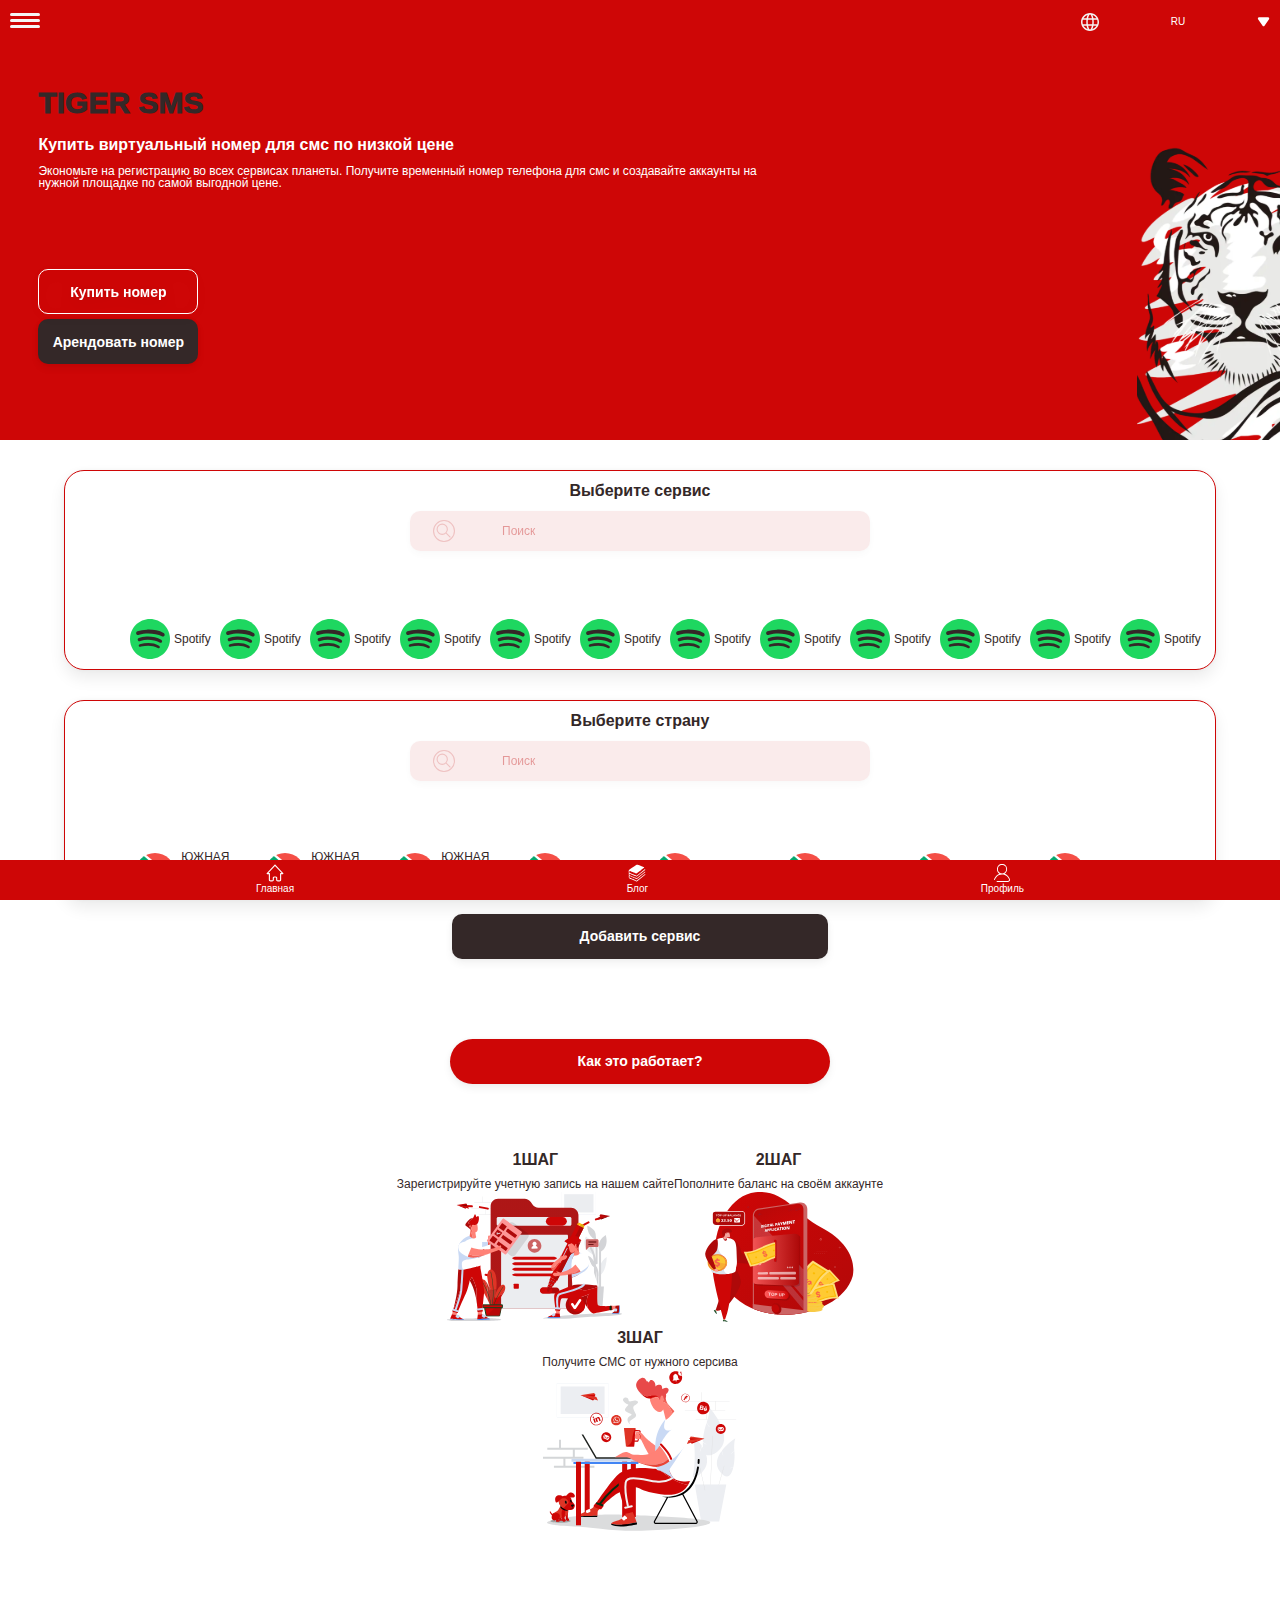
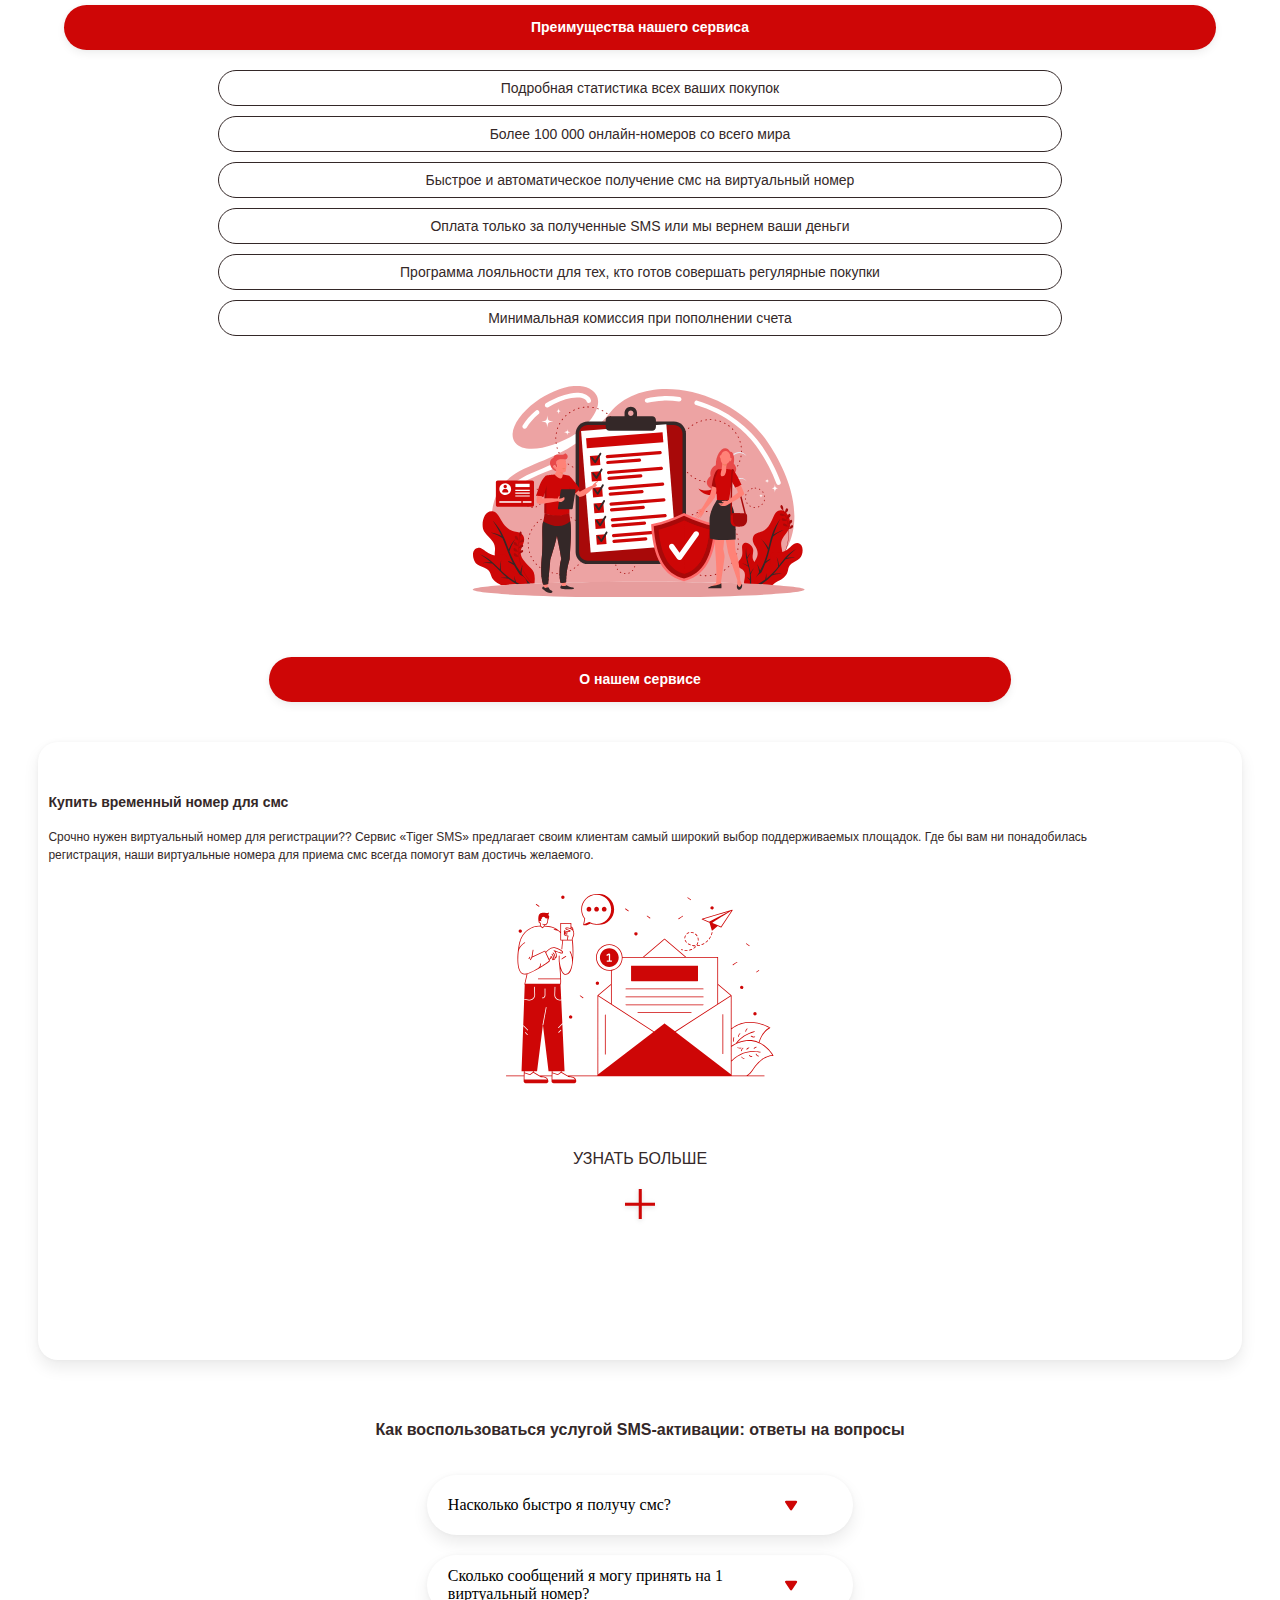
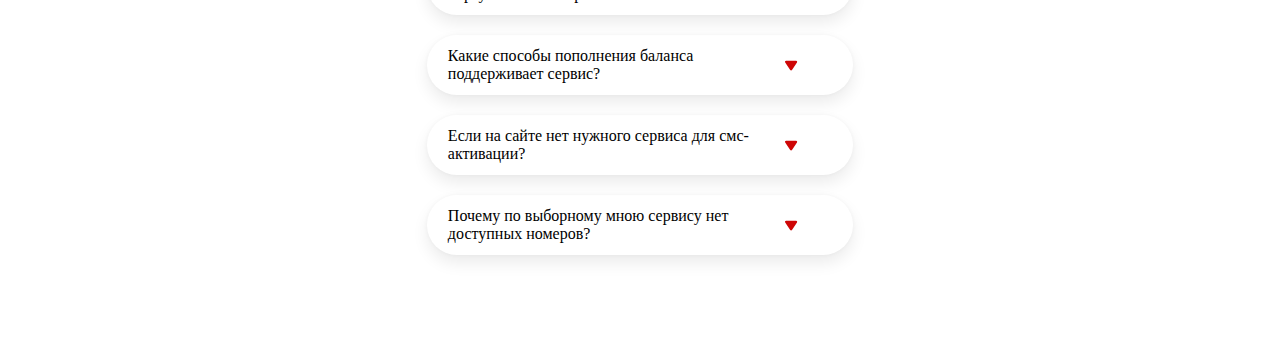
<file: index.html>
<!DOCTYPE html>
<html lang="en">

<head>
    <meta charset="UTF-8">
    <meta http-equiv="X-UA-Compatible" content="IE=edge">
    <meta name="viewport" content="width=device-width, initial-scale=1.0">
    <link rel="stylesheet" href="main.css">
    <title>Document</title>
</head>

<body>
    <header>
        <div class="menu_button">
            <div class="menu_button_line"></div>
            <div class="menu_button_line"></div>
            <div class="menu_button_line"></div>
        </div>
        <div class="language">
            <img src="img/header/language_icon.svg" alt="language_icon" class="language_icon">
            <div class="language_text">RU</div>
            <img src="./img/header/language_arrow.svg" alt="language_arrow" class="language_arrow">
        </div>
    </header>
    <div class="main_banner">
        <div class="banner_title">TIGER SMS</div>
        <div class="banner_subtitle">Купить виртуальный номер для смс по низкой цене </div>
        <div class="banner_subsubtitle">Экономьте на регистрацию
            во всех сервисах планеты. Получите временный номер телефона для смс и создавайте аккаунты на нужной площадке
            по самой выгодной цене.</div>
        <a class="banner_red_button">Купить номер</a>
        <a class="banner_black_button">Арендовать номер</a>
        <img src="img/tigr.svg" alt="tigr" class="tigr_img">
    </div>



    <div class="services_container">
        <div class="services_title">Выберите сервис</div>
        <form action="#" class="services_search_div">
            <input type="text" placeholder="Поиск" class="services_search">
            <button class="search__btn"></button>
        </form>
        <ul class="activation__list activation__list--button scrollbar-style">
            <li class="activation__item">
                <button><i class="activation__icon"></i>Spotify</button>
            </li>
            <li class="activation__item">
                <button><i class="activation__icon"></i>Spotify</button>
            </li>
            <li class="activation__item">
                <button><i class="activation__icon"></i>Spotify</button>
            </li>
            <li class="activation__item">
                <button><i class="activation__icon"></i>Spotify</button>
            </li>
            <li class="activation__item">
                <button><i class="activation__icon"></i>Spotify</button>
            </li>
            <li class="activation__item">
                <button><i class="activation__icon"></i>Spotify</button>
            </li>
            <li class="activation__item">
                <button><i class="activation__icon"></i>Spotify</button>
            </li>
            <li class="activation__item">
                <button><i class="activation__icon"></i>Spotify</button>
            </li>
            <li class="activation__item">
                <button><i class="activation__icon"></i>Spotify</button>
            </li>
            <li class="activation__item">
                <button><i class="activation__icon"></i>Spotify</button>
            </li>
            <li class="activation__item">
                <button><i class="activation__icon"></i>Spotify</button>
            </li>
            <li class="activation__item">
                <button><i class="activation__icon"></i>Spotify</button>
            </li>
        </ul>

    </div>

    <div class="services_container">
        <div class="services_title">Выберите страну</div>
        <form action="#" class="services_search_div">
            <input type="text" placeholder="Поиск" class="services_search">
            <button class="search__btn"></button>
        </form>
        <ul class="activation__list scrollbar-style">
            <li class="activation__country">
                <a href="#" class="activation__a"><i class="activation__icon"
                        style="background: url(img/country/1.svg) center/contain no-repeat;"></i>ЮЖНАЯ АФРИКА (ZA)</a>
            </li>
            <li class="activation__country">
                <a href="#" class="activation__a"><i class="activation__icon"
                        style="background: url(img/country/1.svg) center/contain no-repeat;"></i>ЮЖНАЯ АФРИКА (ZA)</a>
            </li>
            <li class="activation__country">
                <a href="#" class="activation__a"><i class="activation__icon"
                        style="background: url(img/country/1.svg) center/contain no-repeat;"></i>ЮЖНАЯ АФРИКА (ZA)</a>
            </li>
            <li class="activation__country">
                <a href="#" class="activation__a"><i class="activation__icon"
                        style="background: url(img/country/1.svg) center/contain no-repeat;"></i>ИНДИЯ (IN)</a>
            </li>
            <li class="activation__country">
                <a href="#" class="activation__a"><i class="activation__icon"
                        style="background: url(img/country/1.svg) center/contain no-repeat;"></i>ИНДИЯ (IN)</a>
            </li>
            <li class="activation__country">
                <a href="#" class="activation__a"><i class="activation__icon"
                        style="background: url(img/country/1.svg) center/contain no-repeat;"></i>ИНДИЯ (IN)</a>
            </li>
            <li class="activation__country">
                <a href="#" class="activation__a"><i class="activation__icon"
                        style="background: url(img/country/1.svg) center/contain no-repeat;"></i>ПАКИСТАН (PK)</a>
            </li>
            <li class="activation__country">
                <a href="#" class="activation__a"><i class="activation__icon"
                        style="background: url(img/country/1.svg) center/contain no-repeat;"></i>ПАКИСТАН (PK)</a>
            </li>
            <li class="activation__country">
                <a href="#" class="activation__a"><i class="activation__icon"
                        style="background: url(img/country/1.svg) center/contain no-repeat;"></i>ПАКИСТАН (PK)</a>
            </li>
            <li class="activation__country">
                <a href="#" class="activation__a"><i class="activation__icon"
                        style="background: url(img/country/1.svg) center/contain no-repeat;"></i>Бангладеш(BD)</a>
            </li>
            <li class="activation__country">
                <a href="#" class="activation__a"><i class="activation__icon"
                        style="background: url(img/country/1.svg) center/contain no-repeat;"></i>Бангладеш(BD)</a>
            </li>
            <li class="activation__country">
                <a href="#" class="activation__a"><i class="activation__icon"
                        style="background: url(img/country/1.svg) center/contain no-repeat;"></i>Бангладеш(BD)</a>
            </li>
            <li class="activation__country">
                <a href="#" class="activation__a"><i class="activation__icon"
                        style="background: url(img/country/1.svg) center/contain no-repeat;"></i>Замбия (ZM)</a>
            </li>
            <li class="activation__country">
                <a href="#" class="activation__a"><i class="activation__icon"
                        style="background: url(img/country/1.svg) center/contain no-repeat;"></i>Замбия (ZM)</a>
            </li>
            <li class="activation__country">
                <a href="#" class="activation__a"><i class="activation__icon"
                        style="background: url(img/country/1.svg) center/contain no-repeat;"></i>Замбия (ZM)</a>
            </li>
        </ul>
    </div>
    <div class="forButton"><button class="button_black">Добавить сервис</button></div>
    <div class="forButton"><button class="button_red_circle margin_top60">Как это работает?</button></div>

    <div class="steps">
        <div class="steps_first_row">
            <div class="first_step">
                <div class="step_title">1ШАГ</div>
                <div class="step_subtitle">Зарегистрируйте учетную запись на нашем сайте</div>
                <img src="img/steps/1step.svg" alt="">

            </div>
            <div class="second_step">
                <div class="step_title">2ШАГ</div>
                <div class="step_subtitle">Пополните баланс на своём аккаунте</div>
                <img src="img/steps/2step.svg" alt="">

            </div>
        </div>
        <div class="steps_second_row">
            <div class="third_step">
                <div class="step_title">3ШАГ</div>
                <div class="step_subtitle">Получите СМС
                    от нужного серсива</div>
                <img src="img/steps/3step.svg" alt="">
            </div>
        </div>
    </div>
    <div class="advantages">
        <button class="advantage_title">Преимущества нашего сервиса</button>
        <div class="advantage">Подробная статистика всех ваших покупок</div>
        <div class="advantage">Более 100 000 онлайн-номеров
            со всего мира</div>
        <div class="advantage">Быстрое и автоматическое
            получение смс
            на виртуальный номер</div>
        <div class="advantage">Оплата только за полученные SMS
            или мы вернем ваши деньги</div>
        <div class="advantage">Программа лояльности
            для тех, кто готов совершать
            регулярные покупки</div>
        <div class="advantage">Минимальная комиссия
            при пополнении счета</div>
        <img src="img/advantages/advantages.svg" alt="advantages" class="advantages_img">
    </div>

    <div class="about_services">
        <div class="about_services_title">О нашем сервисе</div>
    </div>
    <div class="buy_number">
        <div class="buy_number_title">Купить временный номер для смс</div>
        <div class="buy_number_subtitle">Срочно нужен виртуальный номер для регистрации?? Сервис «Tiger SMS» предлагает своим клиентам самый широкий выбор поддерживаемых площадок. 
            Где бы вам ни понадобилась регистрация, 
            наши виртуальные номера для приема смс
            всегда помогут вам достичь желаемого.</div>
        <div class="buy_number_img_div"><img src="img/buy_number.svg" alt="" class="buy_number_img"></div> 
        <div class="buy_number_know_more">УЗНАТЬ БОЛЬШЕ</div>
        <div class="buy_number_know_more_plus"> <img src="img/plus.svg" alt="plus"></div>
    </div>
    <section class="faq">
          
          <!-- Title -->

          <div class="faq_title">
            Как воспользоваться услугой SMS-активации: ответы на вопросы
          </div>

          <!-- Accordion -->

          <ul class="accordion">
            <li>
              <div class="accordion-header speed">Насколько быстро я получу смс?<i></i></div>
              <div class="accordion-body">
                <p>Получение смс и регистрации по виртуальному номеру занимает столько же времени, как и при использовании обычной сим-карты. Если вам долго не приходит смс с проверочным кодом, то можно отказаться от приобретенного номера, нажав на кнопку Отмена. Средства моментально вернуться на ваш счет. Если вы используете номер страны, в которой в данный момент не находитесь, рекомендуется использование VPN, так как большинство сервисов сопоставляет страну мобильного оператора и реальное местоположение пользователя.</p>
              </div>
            </li>
            <li>
              <div class="accordion-header speed">Сколько сообщений я могу принять на 1 виртуальный номер?<i></i></div>
              <div class="accordion-body">
                <p>На один виртуальный номер можно принять 1 смс от определенного сервиса, выбранного при покупке.</p>
              </div>
            </li>
            <li>
              <div class="accordion-header speed">Какие способы пополнения баланса поддерживает сервис?<i></i></div>
              <div class="accordion-body">
                <p>Со всеми способами пополнения счета можно ознакомиться на данной странице.</p>
              </div>
            </li>
            <li>
              <div class="accordion-header speed">Если на сайте нет нужного сервиса для смс-активации?<i></i></div>
              <div class="accordion-body">
                <p>Попробуйте сменить страну мобильного оператора, так как возможно нет номеров по выбранной вами стране. Если данное действие не принесло результата, обратитесь в службу поддержки нашего сайта.</p>
              </div>
            </li>
            <li>
              <div class="accordion-header speed">Почему по выборному мною сервису нет доступных номеров?<i></i></div>
              <div class="accordion-body">
                <p>Количество виртуальных номеров для каждого сервиса ограничено, и их наличие напрямую зависит от спроса клиентов на данный момент. Если номера для нужного сервиса нет в наличии, то необходимо немного подождать, и мы обязательно добавим новые.</p>
              </div>
            </li>
          </ul>

      </section>
    <nav>
        <div class="nav_content">
            <img src="./img/home.svg" class="nav_img" alt="nav_img">
            <div class="nav_content_text">Главная</div>
        </div>

        <div class="nav_content">
            <img src="./img/book.svg" class="nav_img" alt="nav_img">
            <div class="nav_content_text">Блог</div>
        </div>
        <div class="nav_content">
            <img src="./img/profile.svg" class="nav_img" alt="nav_img">
            <div class="nav_content_text">Профиль</div>
        </div>
    </nav>
</body>

</html>
</file>
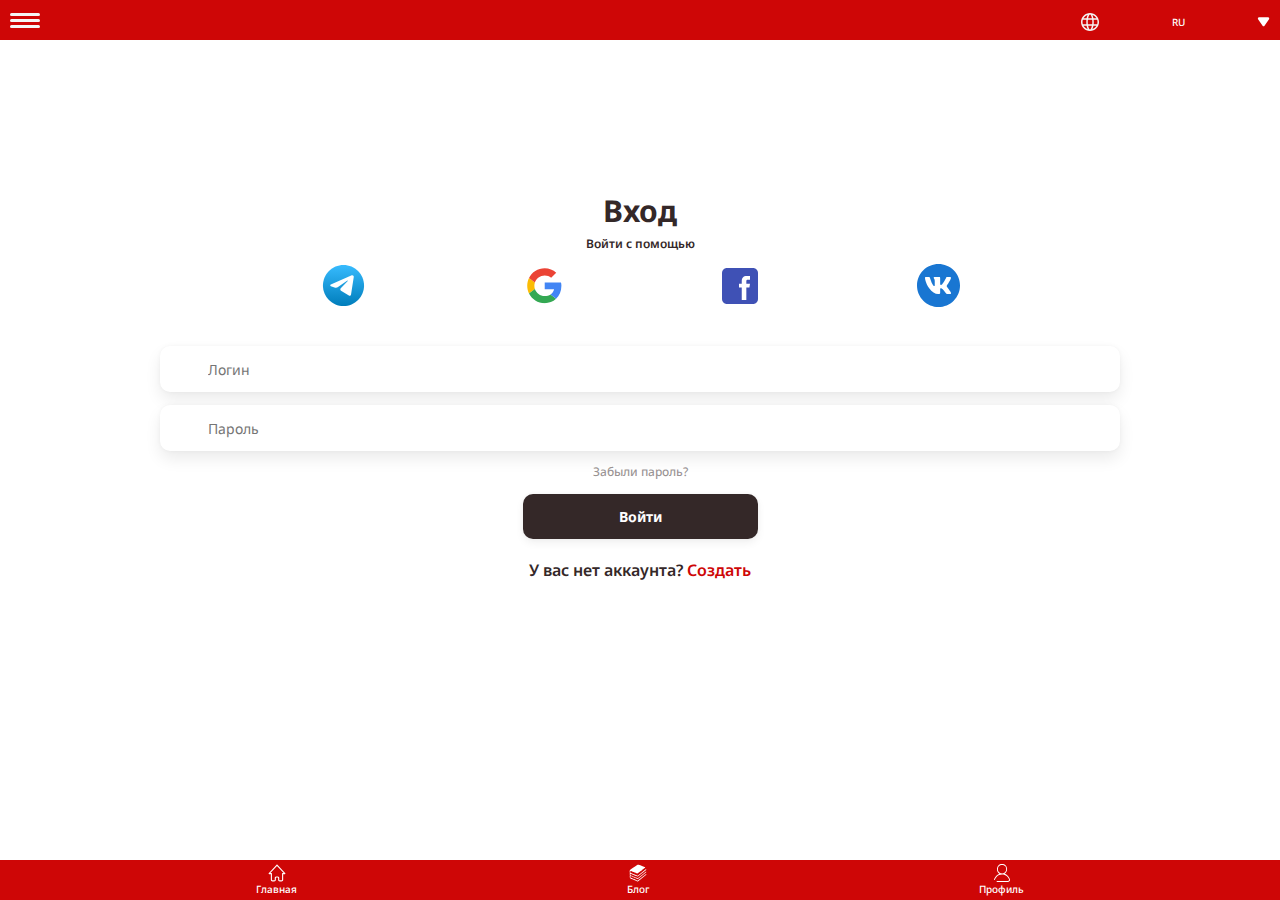
<file: login.html>
<!DOCTYPE html>
<html lang="en">
<head>
    <meta charset="utf-8">
  <title>Default</title>
  <meta name="description" content="">
  <meta http-equiv="X-UA-Compatible" content="IE=edge">
  <meta name="viewport" content="width=device-width, initial-scale=1.0" />
  <!-- <link rel="shortcut icon" type="image/x-icon" href="favicon.ico"> -->

  <!-- Fonts -->
  <link rel="preconnect" href="https://fonts.googleapis.com">
  <link rel="preconnect" href="https://fonts.gstatic.com" crossorigin>
  <link href="https://fonts.googleapis.com/css2?family=Noto+Sans:wght@300;400;500;600;700;900&display=swap" rel="stylesheet">
  <!-- Fonts END -->

  <link rel="stylesheet" href="main.css">
</head>
<body>
    <header>
        <div class="menu_button">
            <div class="menu_button_line"></div>
            <div class="menu_button_line"></div>
            <div class="menu_button_line"></div>
        </div>
        <div class="language">
            <img src="img/header/language_icon.svg" alt="language_icon" class="language_icon">
            <div class="language_text">RU</div>
            <img src="./img/header/language_arrow.svg" alt="language_arrow" class="language_arrow">
        </div>
    </header>
    <div class="main">
        <div class="log_title">Вход</div>
        <div class="log_subtitle">Войти с помощью</div>
        <div class="social">
            <div class="telegram"><img src="./img/social/telegram.svg" alt="" class="telegram_img"></div>
            <div class="gmail"><img src="./img/social/gmail.svg" alt="" class="gmail_img"></div>
            <div class="facebook">
                <div class="facebook_back"><img src="./img/social/facebook_aplhabet.svg" alt="" class="facebook_img">
                </div>
            </div>
            <div class="vk">
                <div class="vk_back"><img src="./img/social/vk_alphabet.svg" alt="" class="vk_img"></div>
            </div>
        </div>
        <form action="#" class="log_inputs">
            <label class="form__field"><input type="text" class="reg_email"placeholder="Логин"></label>
            <label class="form__field"><input type="password" class="reg_password" placeholder="Пароль"></label>
            <div class="center"> <a href="#"  class="forgot_password">Забыли пароль?</a> </div>
            <div class="forButton"><button class="button_black">Войти</button></div> 

          </form>
        <div class="log_to_reg">У вас нет аккаунта? <a href="#" class="log_to_reg_red">Создать</a></div>
    </div>


    <nav>
        <div class="nav_content">
            <img src="./img/home.svg" class="nav_img" alt="nav_img">
            <div class="nav_content_text">Главная</div>
        </div>

        <div class="nav_content">
            <img src="./img/book.svg" class="nav_img" alt="nav_img">
            <div class="nav_content_text">Блог</div>
        </div>
        <div class="nav_content">
            <img src="./img/profile.svg"  class="nav_img" alt="nav_img">
            <div class="nav_content_text">Профиль</div>
        </div>
    </nav>
</body>
</html>
</file>
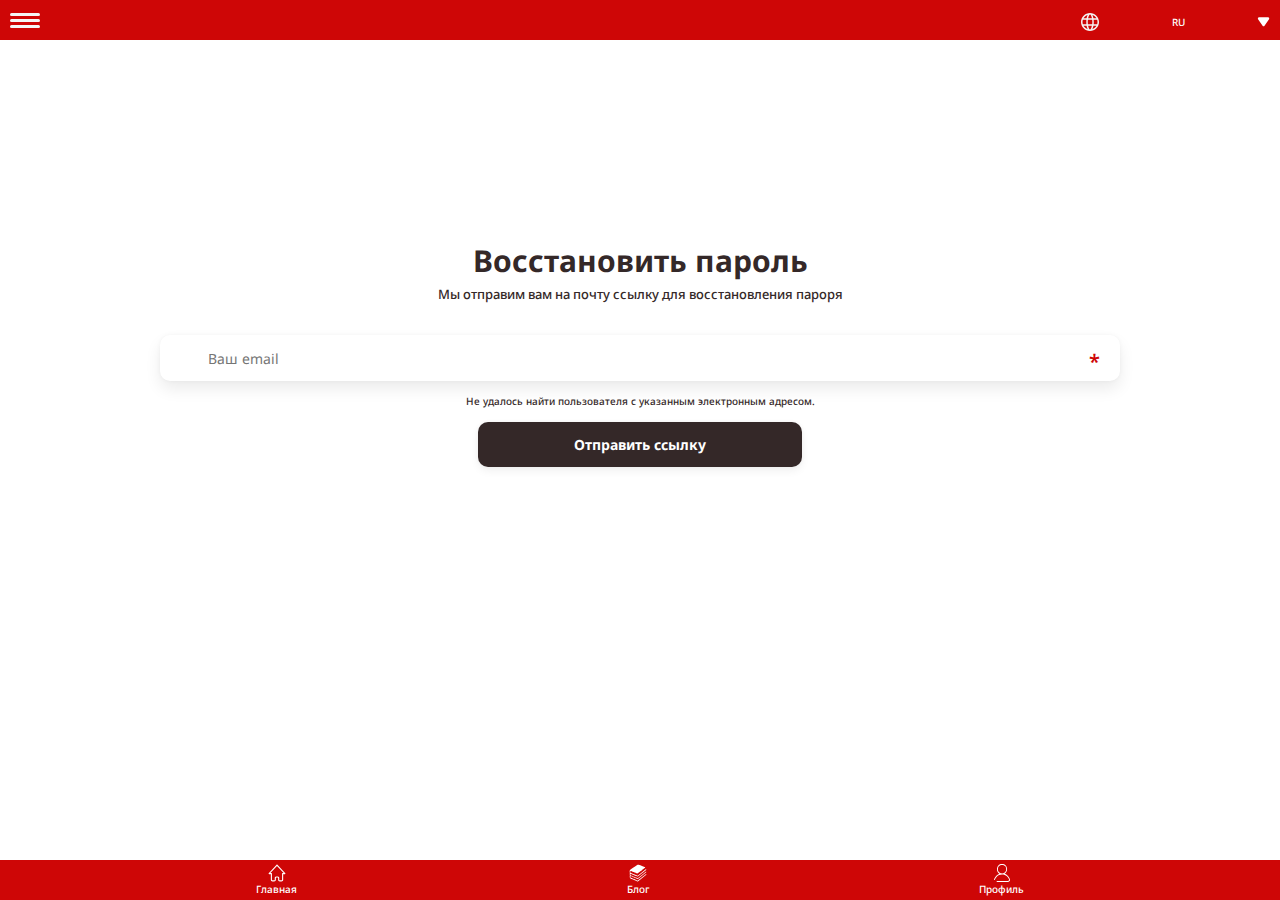
<file: pass.html>
<!DOCTYPE html>
<html lang="en">
<head>
    <meta charset="utf-8">
  <title>Default</title>
  <meta name="description" content="">
  <meta http-equiv="X-UA-Compatible" content="IE=edge">
  <meta name="viewport" content="width=device-width, initial-scale=1.0" />
  <!-- <link rel="shortcut icon" type="image/x-icon" href="favicon.ico"> -->

  <!-- Fonts -->
  <link rel="preconnect" href="https://fonts.googleapis.com">
  <link rel="preconnect" href="https://fonts.gstatic.com" crossorigin>
  <link href="https://fonts.googleapis.com/css2?family=Noto+Sans:wght@300;400;500;600;700;900&display=swap" rel="stylesheet">
  <!-- Fonts END -->

  <link rel="stylesheet" href="main.css">
</head>
<body>
  <header>
    <div class="menu_button">
        <div class="menu_button_line"></div>
        <div class="menu_button_line"></div>
        <div class="menu_button_line"></div>
    </div>
    <div class="language">
        <img src="img/header/language_icon.svg" alt="language_icon" class="language_icon">
        <div class="language_text">RU</div>
        <img src="./img/header/language_arrow.svg" alt="language_arrow" class="language_arrow">
    </div>
</header>
    <div class="main">
        <div class="recovery_title">Восстановить пароль</div>
        <div class="recovety_subtitle">Мы отправим вам на почту ссылку для восстановления пароря</div>
        <form action="#" class="recovery_form">
            <label class="relative"><input type="text" class="recovery_email" placeholder="Ваш email">
              <span class="recovery_email_star">*</span>
              <div class="recovery_404">Не удалось найти пользователя с указанным электронным адресом.</div>
            </label>
            <div class="forButton"><div class="button_black">Отправить ссылку</div></div> 

          </form>
        <div class="recovery_margin"></div>
      </div>
      
      <nav>
        <div class="nav_content">
            <img src="./img/home.svg" class="nav_img" alt="nav_img">
            <div class="nav_content_text">Главная</div>
        </div>

        <div class="nav_content">
            <img src="./img/book.svg" class="nav_img" alt="nav_img">
            <div class="nav_content_text">Блог</div>
        </div>
        <div class="nav_content">
            <img src="./img/profile.svg"  class="nav_img" alt="nav_img">
            <div class="nav_content_text">Профиль</div>
        </div>
    </nav>
</body>
</html>
</file>
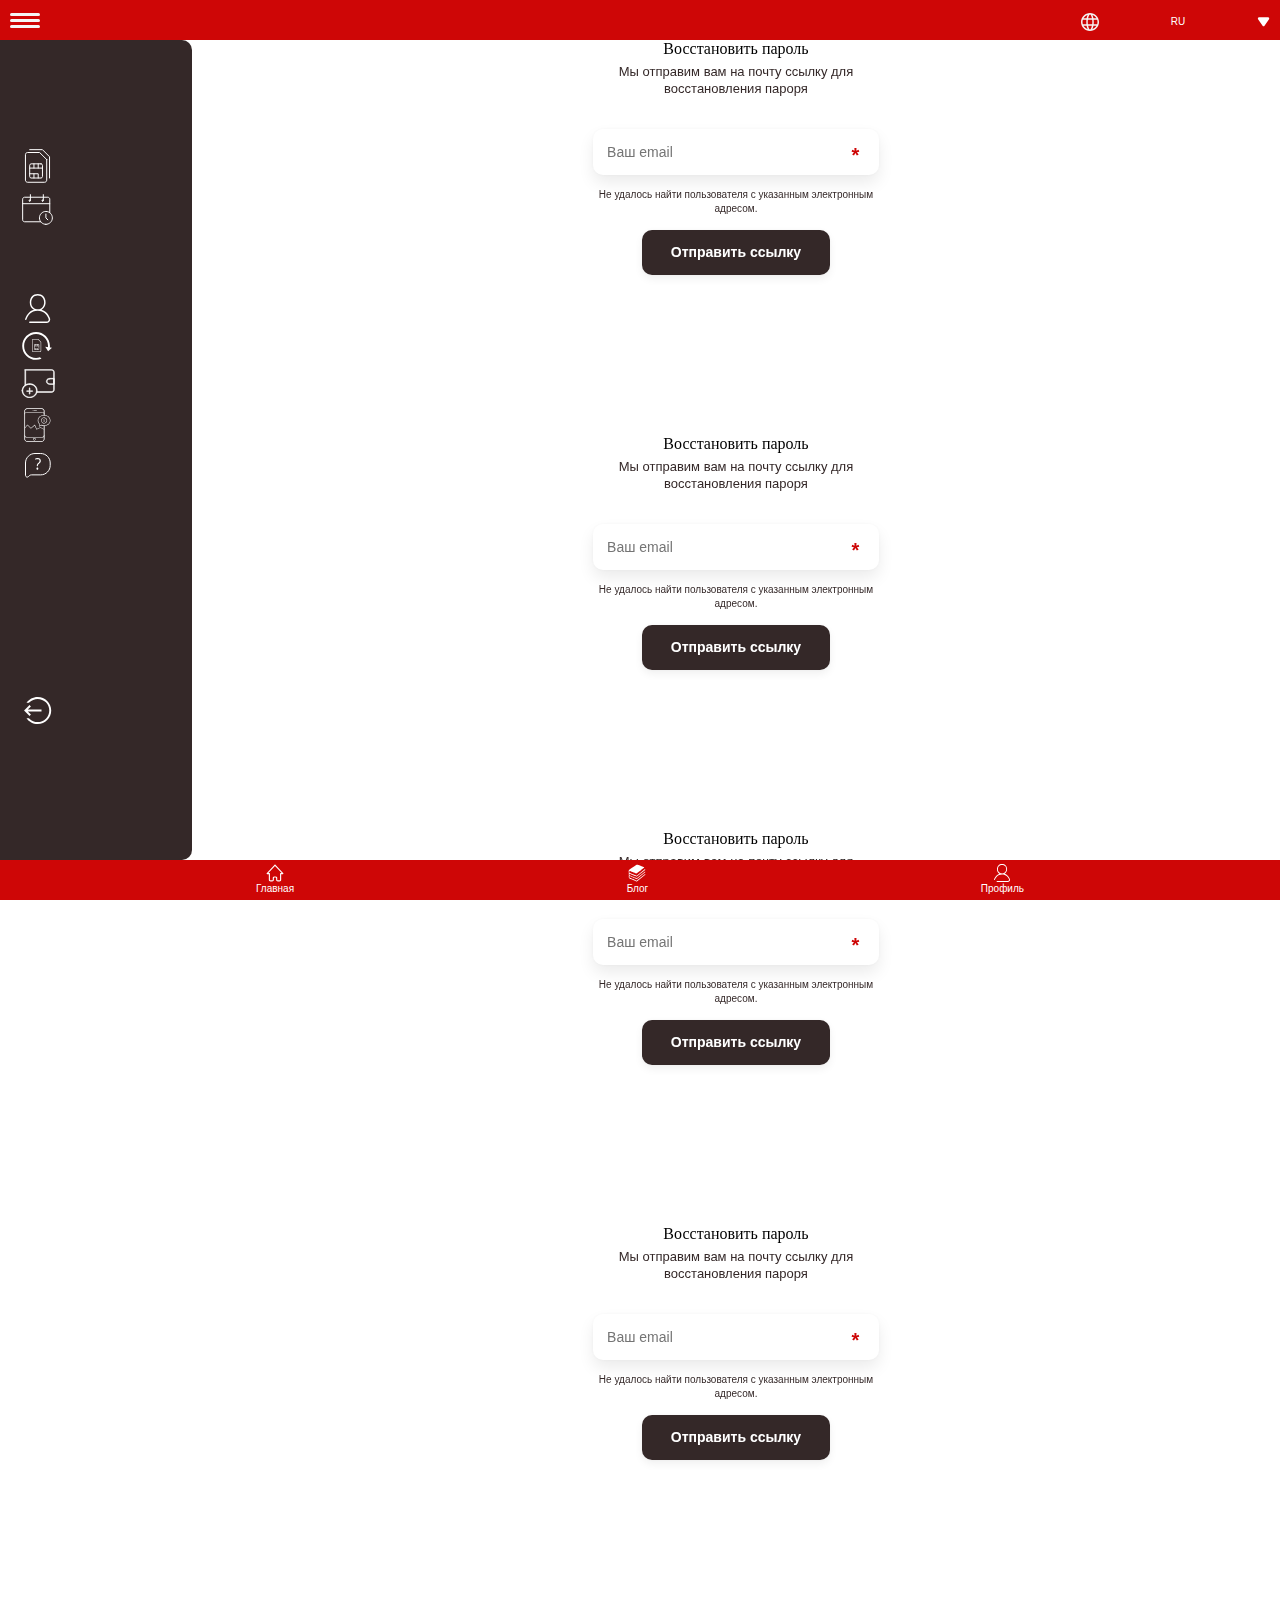
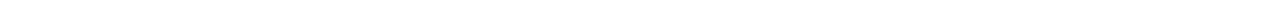
<file: side_menu.html>
<!DOCTYPE html>
<html lang="en">
<head>
    <meta charset="UTF-8">
    <meta http-equiv="X-UA-Compatible" content="IE=edge">
    <meta name="viewport" content="width=device-width, initial-scale=1.0">
    <link rel="stylesheet" href="main.css">
    <title>side menu opened</title>
</head>
<body>
    
    
     <header>
            <div class="menu_button">
                <div class="menu_button_line"></div>
                <div class="menu_button_line"></div>
                <div class="menu_button_line"></div>
            </div>
            <div class="language">
                <img src="img/header/language_icon.svg" alt="language_icon" class="language_icon">
                <div class="language_text">RU</div>
                <img src="./img/header/language_arrow.svg" alt="language_arrow" class="language_arrow">
            </div>
        </header>
    <div class="contaner">
       
        <div class="side_menu_closed">
            <div class="menu_fisrtBlock">
                <div class="menu_element">
                    <div class="menu_img">
                        <img src="./img/menu/sim.svg" alt="sim">
                    </div>
                    <a href="#" class="menu_text_closed">Купить номер</a>
                </div>
                <div class="menu_element">
                    <div class="menu_img">
                    <img src="./img/menu/rent.svg" alt="rent">
                    </div>
                    <a href="#" class="menu_text_closed">Арендовать номер</a>
                </div>
            </div>
            <div class="menu_secondBlock">
                <div class="menu_element">
                    <div class="menu_img">
                    <img src="./img/menu/profile.svg" alt="profile">
                    </div>
                    <a href="#" class="menu_text_closed">Профиль</a>
                </div>
                <div class="menu_element">
                    <div class="menu_img">
                        <img src="./img/menu/number_history.svg" alt="number_history"
                        ></div>
                    <a href="#" class="menu_text_closed">История номеров</a>
                </div>
                <div class="menu_element">
                    <div class="menu_img">
                        <img src="./img/menu/balance.svg" alt="balance">
                    </div>
                    <a href="#" class="menu_text_closed">Пополнить баланс</a>
                </div>
                <div class="menu_element">
                    <div class="menu_img">
                        <img src="./img/menu/balance_history.svg" alt="balance_history">
                    </div>
                    <a href="#" class="menu_text_closed">История баланса</a>
                </div>
                <div class="menu_element">
                    <div class="menu_img">
                        <img src="./img/menu/contact.svg" alt="contact">
                    </div>
                    <a href="#" class="menu_text_closed">Обратная связь</a>
                </div>
            </div>
            <div class="menu_exit">
                <div class="menu_element">
                    <div class="menu_img">
                        <img src="./img/menu/exit.svg" alt="exit">
                    </div>
                    <a href="#" class="menu_text_closed">Выход</a>
                </div>
            </div>
        </div>
        <div class="wrapper_side_closed">
                <div class="main">
                    <div class="recovety_title">Восстановить пароль</div>
                    <div class="recovety_subtitle">Мы отправим вам на почту ссылку для восстановления пароря</div>
                    <form action="#" class="recovery_form">
                        <label class="relative"><input type="text" class="recovery_email" placeholder="Ваш email">
                          <span class="recovery_email_star">*</span>
                          <div class="recovery_404">Не удалось найти пользователя с указанным электронным адресом.</div>
                        </label>
                        <div class="forButton"><div class="button_black">Отправить ссылку</div></div> 
            
                      </form>
                    <div class="recovery_margin"></div>
                  </div>
                  <div class="main">
                    <div class="recovety_title">Восстановить пароль</div>
                    <div class="recovety_subtitle">Мы отправим вам на почту ссылку для восстановления пароря</div>
                    <form action="#" class="recovery_form">
                        <label class="relative"><input type="text" class="recovery_email" placeholder="Ваш email">
                          <span class="recovery_email_star">*</span>
                          <div class="recovery_404">Не удалось найти пользователя с указанным электронным адресом.</div>
                        </label>
                        <div class="forButton"><div class="button_black">Отправить ссылку</div></div> 
            
                      </form>
                    <div class="recovery_margin"></div>
                  </div>
                  <div class="main">
                    <div class="recovety_title">Восстановить пароль</div>
                    <div class="recovety_subtitle">Мы отправим вам на почту ссылку для восстановления пароря</div>
                    <form action="#" class="recovery_form">
                        <label class="relative"><input type="text" class="recovery_email" placeholder="Ваш email">
                          <span class="recovery_email_star">*</span>
                          <div class="recovery_404">Не удалось найти пользователя с указанным электронным адресом.</div>
                        </label>
                        <div class="forButton"><div class="button_black">Отправить ссылку</div></div> 
            
                      </form>
                    <div class="recovery_margin"></div>
                  </div>
                  <div class="main">
                    <div class="recovety_title">Восстановить пароль</div>
                    <div class="recovety_subtitle">Мы отправим вам на почту ссылку для восстановления пароря</div>
                    <form action="#" class="recovery_form">
                        <label class="relative"><input type="text" class="recovery_email" placeholder="Ваш email">
                          <span class="recovery_email_star">*</span>
                          <div class="recovery_404">Не удалось найти пользователя с указанным электронным адресом.</div>
                        </label>
                        <div class="forButton"><div class="button_black">Отправить ссылку</div></div> 
            
                      </form>
                    <div class="recovery_margin"></div>
                  </div>
        </div>
        
    </div>
   <nav>
            <div class="nav_content">
                <img src="./img/home.svg" class="nav_img" alt="nav_img">
                <div class="nav_content_text">Главная</div>
            </div>
    
            <div class="nav_content">
                <img src="./img/book.svg" class="nav_img" alt="nav_img">
                <div class="nav_content_text">Блог</div>
            </div>
            <div class="nav_content">
                <img src="./img/profile.svg"  class="nav_img" alt="nav_img">
                <div class="nav_content_text">Профиль</div>
            </div>
        </nav>
</body>
</html>
</file>
<file: main.css>
* {
    padding: 0;
    margin: 0;
    box-sizing: border-box;
}

@import url('https://fonts.googleapis.com/css2?family=Noto+Sans:ital,wght@0,100;0,200;0,300;0,400;0,500;0,600;0,700;0,800;0,900;1,100;1,200;1,300;1,400;1,500;1,600;1,700;1,800;1,900&display=swap');

/* ===============header================== */
body {
    padding: 40px 0px 40px 0px;
}

header {
    z-index: 10;
    position: fixed;
    left: 0px;
    top: 0px;
    width: 100%;
    height: 40px;
    background: #CE0606;
    display: flex;
    justify-content: space-between;
    padding: 12.5px 10px 12.5px 10px;

}

.menu_button {
    display: flex;
    flex-direction: column;
    justify-content: space-between;
    width: 30px;
    height: 15px
}

.menu_button_line {
    background-color: #F5F5F5;
    border-radius: 20px;
    width: 100%;
    height: 3px;
}

.language {
    display: flex;
    align-items: center;
    justify-content: space-between;
    width: 15%;
    height: 18px;
}

.language_icon {
    height: 18px;
    width: 18px;
}

.language_text {
    font-family: 'Noto Sans', sans-serif;
    font-style: normal;
    font-weight: 500;
    font-size: 10px;
    line-height: 14px;
    color: #FFFFFF;
}

.language_arrow {
    width: 13px;
    height: 11.45px;
}

/* ============ header ============= */

.main_banner {
    width: 100%;
    height: 400px;
    background: #CE0606;
    padding-left: 3%;
    padding-top: 30px;
    position: relative;
}

.banner_title {
    font-family: 'Noto Sans', sans-serif;
    font-style: normal;
    font-weight: 1000;
    font-size: 30px;
    line-height: 45px;
    /* identical to box height, or 321% */

    display: flex;
    align-items: center;
    text-align: center;
    margin-top: 10px;
    color: #342828;
    ;

}

.banner_subtitle {
    font-family: 'Noto Sans', sans-serif;
    font-style: normal;
    font-weight: 700;
    font-size: 16px;
    line-height: 20px;
    /* or 125% */

    display: flex;
    align-items: center;
    margin-top: 10px;

    color: #FFFFFF;

    width: 65%;
}

.tigr_img {
    position: absolute;
    right: 0px;
    bottom: 0px;
}

.banner_subsubtitle {
    font-family: 'Noto Sans', sans-serif;
    font-style: normal;
    font-weight: 500;
    font-size: 12px;
    line-height: 12px;
    /* or 100% */

    display: flex;
    align-items: center;

    color: #FFFFFF;
    width: 60%;
    margin-top: 10px;

}

.banner_red_button {

    display: block;
    text-align: center;
    margin-top: 80px;
    width: 160px;
    height: 45px;

    background: none;

    border: 1px solid #FFFFFF;
    filter: drop-shadow(0px 0px 4px rgba(0, 0, 0, 0.04)) drop-shadow(0px 4px 8px rgba(0, 0, 0, 0.06));
    border-radius: 10px;

    font-family: 'Noto Sans', sans-serif;
    font-style: normal;
    font-weight: 700;
    font-size: 14px;
    /* identical to box height, or 321% */
    color: #FFFFFF;

    display: flex;
    align-items: center;
    justify-content: center;
}

.banner_black_button {

    gap: 10px;
    height: 45px;
    display: block;
    width: 160px;
    margin-top: 5px;

    background: #342828;
    box-shadow: 0px 0px 4px rgba(0, 0, 0, 0.04), 0px 4px 8px rgba(0, 0, 0, 0.06);
    border-radius: 10px;

    font-family: 'Noto Sans', sans-serif;
    font-style: normal;
    font-weight: 700;
    font-size: 14px;
    /* identical to box height, or 321% */

    display: flex;
    align-items: center;
    justify-content: center;

    color: #FFFFFF;
}

.step_title {
    font-family: 'Noto Sans', sans-serif;
    font-style: normal;
    font-weight: 600;
    font-size: 16px;
    line-height: 32px;
    /* or 200% */

    display: flex;
    align-items: center;

    color: #342828;
}

.step_subtitle {
    font-family: 'Noto Sans', sans-serif;
    font-style: normal;
    font-weight: 500;
    font-size: 12px;
    line-height: 16px;
    /* or 133% */

    display: flex;
    align-items: center;
    text-align: center;

    color: #342828;

}

.steps_first_row {
    margin-top: 40px;
    display: flex;
    justify-content: center;
}

.first_step {
    display: flex;
    align-items: center;
    flex-direction: column;
}

.second_step {
    display: flex;
    align-items: center;
    flex-direction: column;
}

.third_step {
    display: flex;
    align-items: center;
    flex-direction: column;
    margin-bottom: 60px;
}

.advantages {
    width: 100%;
    display: flex;
    flex-direction: column;
    align-items: center;
}

.advantage_title {
    text-align: center;
    margin-top: 14px;
    margin-bottom: 20px;
    gap: 10px;
    padding: 0 10%;
    height: 45px;
    width: 90%;
    background: #CE0606;
    box-shadow: 0px 0px 4px rgba(0, 0, 0, 0.04), 0px 4px 8px rgba(0, 0, 0, 0.06);
    border-radius: 25px;

    font-family: 'Noto Sans', sans-serif;
    font-style: normal;
    font-weight: 700;
    font-size: 14px;
    line-height: 45px;
    /* identical to box height, or 321% */
    border: none;
    color: #FFFFFF;
}
.margin_top60 {
    margin-top: 60px !important;
}
.advantage {
    margin-bottom: 10px;
    padding: 8px 3px 8px 3px;
    font-family: 'Noto Sans', sans-serif;
    font-style: normal;
    font-weight: 500;
    font-size: 14px;
    line-height: 18px;
    /* or 129% */
    width: 66%;
    display: flex;
    align-items: center;
    justify-content: center;
    text-align: center;

    color: #342828;
    border: 1px solid #342828;
    border-radius: 50px;
}

.advantages_img {
    margin-top: 40px;
    margin-bottom: 60px;
}

.about_services {
    display: flex;
    flex-direction: column;
    align-items: center;
}

.about_services_title {
    text-align: center;
    gap: 10px;
    padding: 0 10%;
    height: 45px;
    width: 58%;
    background: #CE0606;
    box-shadow: 0px 0px 4px rgba(0, 0, 0, 0.04), 0px 4px 8px rgba(0, 0, 0, 0.06);
    border-radius: 25px;

    font-family: 'Noto Sans', sans-serif;
    font-style: normal;
    font-weight: 700;
    font-size: 14px;
    line-height: 45px;
    /* identical to box height, or 321% */
    border: none;
    color: #FFFFFF;
}

.buy_number {
    margin: 40px 3% 60px 3%;
    padding-top: 40px;
    height: 618px;
    background: #FFFFFF;
    box-shadow: 0px 0px 4px rgba(0, 0, 0, 0.04), 0px 8px 16px rgba(0, 0, 0, 0.08);
    border-radius: 20px;
}

.buy_number_title {
    margin: 0px 0px 0px 10px;
    font-family: 'Noto Sans', sans-serif;
    font-style: normal;
    font-weight: 600;
    font-size: 14px;
    line-height: 40px;
    /* identical to box height, or 286% */


    color: #342828;
}

.buy_number_subtitle {
    margin: 6px 0px 0px 10px;
    width: 90%;
    font-family: 'Noto Sans', sans-serif;
    font-style: normal;
    font-weight: 500;
    font-size: 12px;
    line-height: 18px;
    /* or 150% */


    color: #342828;
}

.buy_number_img_div {
    display: flex;
    justify-content: center;
    margin: 30px 0px 60px 0px;
}

.buy_number_know_more {
    font-family: 'Noto Sans',sans-serif;
    font-style: normal;
    font-weight: 500;
    font-size: 16px;
    line-height: 29px;
    /* or 181% */

    display: flex;
    justify-content: center;
    color: #342828;
}

.buy_number_know_more_plus {
    margin-top: 10px;
    display: flex;
    flex-direction: column;
    align-items: center;
}
.faq {
    margin: 60px 3% 60px 3%;
    display: flex;
    flex-direction: column;
    align-items: center;
}
.faq_title {
    font-family: 'Noto Sans',sans-serif;
    font-style: normal;
    font-weight: 700;
    font-size: 16px;
    line-height: 20px;
    /* or 125% */
    margin-bottom: 35px;
    display: flex;
    align-items: center;

    color: #342828;
    
}

.accordion > li {
    border-radius: 50px;
    -webkit-box-shadow: 0px 0px 4px rgba(0, 0, 0, 0.04), 0px 8px 16px rgba(0, 0, 0, 0.08);
    box-shadow: 0px 0px 4px rgba(0, 0, 0, 0.04), 0px 8px 16px rgba(0, 0, 0, 0.08);
    list-style-type: none;
}

.accordion > li:not(:last-child) {
    margin-bottom: 20px
}

.accordion > li.active .accordion-header i {
    -webkit-transform: translateY(-50%) rotate(60deg);
    transform: translateY(-50%) rotate(60deg)
}

.accordion-header {
    height: 60px;
    cursor: pointer;
    position: relative;
    padding: 0 22% 0 5%;
    display: -webkit-box;
    display: -ms-flexbox;
    display: flex;
    -webkit-box-align: center;
    -ms-flex-align: center;
    align-items: center
}

.accordion-header i {
    position: absolute;
    top: 50%;
    right: 55px;
    width: 14px;
    height: 14px;
    background: url(img/arrow.svg) center/contain no-repeat;
    -webkit-transform: translateY(-50%);
    transform: translateY(-50%);
    -webkit-transition: inherit;
    transition: inherit
}

.accordion-body {
    display: none;
    line-height: 1.2;
    padding: 30px 55px
}

/* opened side menu====================== */
.contaner {
    position: relative;
    display: flex;
    height: 100vh;
}

.wrapper_side_opened {
    z-index: 1;
    padding-left: 30%;
    width: 100%;
    display: flex;
    flex-direction: column;
    align-items: center;
}

.wrapper_side_closed {
    z-index: 1;
    padding-left: 15%;
    width: 100%;
    display: flex;
    flex-direction: column;
    align-items: center;
}

.side_menu_opened {
    position: fixed;
    top: 40px;
    bottom: 40px;
    width: 15%;
    background: #342828;
    border-radius: 0px 10px 10px 0px;
    padding: 12vh 0px 0px 3vw
}

.side_menu_closed {
    position: fixed;
    top: 40px;
    bottom: 40px;
    width: 15%;
    background: #342828;
    border-radius: 0px 10px 10px 0px;
    padding: 12vh 1px 0px 1vw
}

.menu_fisrtBlock {}

.menu_secondBlock {
    margin-top: 7vh;

}

.menu_exit {
    margin-top: 24vh;

}

.menu_element {
    display: flex;
    align-items: center;
    margin-bottom: 1vh;
}

.menu_img {
    display: flex;
    justify-content: center;
    width: 50px;
}

.menu_text {
    font-family: 'Noto Sans', sans-serif;
    font-style: normal;
    font-weight: 500;
    font-size: 12px;
    line-height: 16px;
    margin-left: 13px;
    color: #FFFFFF;

    text-decoration: none;
}

.menu_text_closed {
    display: none;
}

/* main ================================================================================================= */
.center {
    display: flex;
    flex-direction: column;
    align-items: center;
}

.main {
    display: flex;
    flex-direction: column;
    align-items: center;
}

.reg_title {
    margin-top: 60px;
    font-family: 'Noto Sans', sans-serif;
    font-style: normal;
    font-weight: 700;
    font-size: 30px;
    line-height: 41px;


    color: #342828;
}

.reg_subtitle {
    margin-top: 5px;
    font-family: 'Noto Sans', sans-serif;
    font-style: normal;
    font-weight: 600;
    font-size: 12px;
    line-height: 16px;

    color: #342828;
}

/* ===========social============= */
.social {
    display: flex;
    align-items: center;
    justify-content: space-between;
    width: 50%;
    height: 47px;
    margin: 10px 0px 5px 0px;
}

.telegram {
    display: flex;
    align-items: center;
}

.gmail {
    display: flex;
    align-items: center;
}

.gmail_img {
    width: 37.5px;
    height: 37.5px;
}

.facebook {
    display: flex;
    align-items: center;
}

.facebook_back {
    background: url(./img/social/facebook_background.svg);
    width: 36px;
    height: 36px;
}

.facebook_img {
    margin: 8px 8px 4px 17px
}

.vk {
    display: flex;
    align-items: center;
}

.vk_back {
    width: 43px;
    height: 43px;
    background: url(./img/social/vk_circle.svg);
    display: flex;
    align-items: center;
    justify-content: center;
}

/* ===========social============= */

.red_line {
    width: 27%;
    border: 1px solid #CE0606;
    margin-bottom: 20px;
}

/* ===========reg inpust========= */
.reg_inputs {
    width: 75%;
    display: flex;
    flex-direction: column;
}

.reg_login {
    padding-left: 5%;
    height: 46px;
    border: none;
    outline: none;
    background: #FFFFFF;
    box-shadow: 0px 0px 4px rgba(0, 0, 0, 0.04), 0px 8px 16px rgba(0, 0, 0, 0.08);
    border-radius: 10px;

    font-family: 'Noto Sans', sans-serif;
    font-style: normal;
    font-weight: 400;
    font-size: 14px;
    line-height: 19px;
    /* identical to box height */
    width: 100%;
    display: flex;
    align-items: center;
    margin-bottom: 13px;

}

.reg_email {
    padding-left: 5%;
    height: 46px;
    border: none;
    outline: none;
    background: #FFFFFF;
    box-shadow: 0px 0px 4px rgba(0, 0, 0, 0.04), 0px 8px 16px rgba(0, 0, 0, 0.08);
    border-radius: 10px;

    font-family: 'Noto Sans', sans-serif;
    font-style: normal;
    font-weight: 400;
    font-size: 14px;
    line-height: 19px;
    /* identical to box height */
    width: 100%;

    display: flex;
    align-items: center;
    margin-bottom: 13px;

}

.reg_password {
    padding-left: 5%;
    height: 46px;
    width: 100%;

    border: none;

    background: #FFFFFF;
    box-shadow: 0px 0px 4px rgba(0, 0, 0, 0.04), 0px 8px 16px rgba(0, 0, 0, 0.08);
    border-radius: 10px;

    font-family: 'Noto Sans', sans-serif;
    font-style: normal;
    font-weight: 400;
    font-size: 14px;
    line-height: 19px;
    /* identical to box height */
    width: 100%;

    display: flex;
    align-items: center;
    margin-bottom: 13px;

}

.password_div {
    position: relative;
}

.password_control {
    position: absolute;
    top: 11px;
    right: 6px;
    display: inline-block;
    width: 20px;
    height: 20px;
    background: url(./img/view.svg) 0 0 no-repeat;
}

.reg_contact {
    padding-left: 5%;
    height: 46px;
    border: none;
    outline: none;
    background: #FFFFFF;
    box-shadow: 0px 0px 4px rgba(0, 0, 0, 0.04), 0px 8px 16px rgba(0, 0, 0, 0.08);
    border-radius: 10px;

    font-family: 'Noto Sans', sans-serif;
    font-style: normal;
    font-weight: 400;
    font-size: 14px;
    line-height: 19px;
    /* identical to box height */
    width: 100%;

    display: flex;
    align-items: center;
    margin-bottom: 13px;
}

/* ===========reg inpust========= */
.button_black {
    text-align: center;
    margin-top: 14px;
    margin-bottom: 20px;
    gap: 10px;
    padding: 0 10%;
    height: 45px;

    background: #342828;
    box-shadow: 0px 0px 4px rgba(0, 0, 0, 0.04), 0px 4px 8px rgba(0, 0, 0, 0.06);
    border-radius: 10px;

    font-family: 'Noto Sans', sans-serif;
    font-style: normal;
    font-weight: 700;
    font-size: 14px;
    line-height: 45px;
    /* identical to box height, or 321% */
    border: none;
    color: #FFFFFF;
}

.button_red_circle {
    text-align: center;
    margin-top: 14px;
    margin-bottom: 20px;
    gap: 10px;
    padding: 0 10%;
    height: 45px;

    background: #CE0606;
    box-shadow: 0px 0px 4px rgba(0, 0, 0, 0.04), 0px 4px 8px rgba(0, 0, 0, 0.06);
    border-radius: 25px;

    font-family: 'Noto Sans', sans-serif;
    font-style: normal;
    font-weight: 700;
    font-size: 14px;
    line-height: 45px;
    /* identical to box height, or 321% */
    border: none;
    color: #FFFFFF;
}

.forButton {
    display: flex;
    flex-direction: column;
    align-items: center;


}

.accepts {
    display: flex;
    flex-direction: column;
    align-items: center;
}

.accept_div {
    display: flex;
    width: 68%;
    align-items: center;
}

.accept_checkbox {
    outline: none;
    border: none;
    border-radius: 4px;
    margin-right: 9px;
}

.accept_text {
    font-family: 'Noto Sans', sans-serif;
    font-style: normal;
    font-weight: 500;
    font-size: 10px;
    line-height: 14px;

    color: #CE0606;
}

.accept_a {
    font-family: 'Noto Sans', sans-serif;
    font-style: normal;
    font-weight: 500;
    font-size: 10px;
    line-height: 14px;
    text-decoration: none;
    color: black
}

.reg_to_log {
    margin-top: 21px;
    margin-bottom: 65px;
    font-family: 'Noto Sans', sans-serif;
    font-style: normal;
    font-weight: 600;
    font-size: 16px;
    line-height: 22px;

    text-align: center;

    color: #342828;

    width: 70%;
}

.reg_to_log_red {

    font-family: 'Noto Sans', sans-serif;
    font-style: normal;
    font-weight: 600;
    font-size: 16px;
    line-height: 22px;
    text-decoration: none;

    color: #CE0606;

    width: 70%;
}

/* main ================================================================================================= */

/* nav=========================================================================== */
nav {
    z-index: 10;
    position: fixed;
    bottom: 0px;
    left: 0px;
    width: 100%;
    height: 40px;

    background: #CE0606;

    display: flex;
    justify-content: space-between;
    align-items: center;
    padding: 0 20%;
}

.nav_content {
    display: flex;
    flex-direction: column;
    align-items: center;
}

.nav_content_text {
    font-family: 'Noto Sans', sans-serif;
    font-style: normal;
    font-weight: 500;
    font-size: 10px;
    line-height: 14px;
    /* identical to box height */


    color: #FFFFFF;

}

.nav_img {
    width: 18px;
    height: 18px;
}

/* nav=========================================================================== */



/* login ===================================================== */
.log_inputs {
    margin-top: 32px;
    width: 75%;
    display: flex;
    flex-direction: column;
}

.log_title {
    margin-top: 150px;
    font-family: 'Noto Sans', sans-serif;
    font-style: normal;
    font-weight: 700;
    font-size: 30px;
    line-height: 41px;


    color: #342828;
}

.log_subtitle {
    margin-top: 5px;
    font-family: 'Noto Sans', sans-serif;
    font-style: normal;
    font-weight: 600;
    font-size: 12px;
    line-height: 16px;
    text-align: center;

    color: #342828;
}

.log_to_reg {
    margin-bottom: 117px;
    font-family: 'Noto Sans', sans-serif;
    font-style: normal;
    font-weight: 600;
    font-size: 16px;
    line-height: 22px;

    text-align: center;

    color: #342828;

    width: 70%;
}

.log_to_reg_red {
    font-family: 'Noto Sans', sans-serif;
    font-style: normal;
    font-weight: 600;
    font-size: 16px;
    line-height: 22px;
    text-decoration: none;

    color: #CE0606;

    width: 70%;
}

.forgot_password {
    font-family: 'Noto Sans', sans-serif;
    font-style: normal;
    font-weight: 500;
    font-size: 12px;
    line-height: 16px;
    display: flex;
    align-items: center;
    text-align: center;
    text-decoration: none;
    color: rgba(52, 40, 40, 0.5);
}

/* recovery=================================================================== */
.recovery_title {
    margin-top: 200px;
    font-family: 'Noto Sans', sans-serif;
    font-style: normal;
    font-weight: 700;
    font-size: 30px;
    line-height: 41px;
    text-align: center;

    color: #342828;
}

.recovety_subtitle {
    margin-top: 5px;
    font-family: 'Noto Sans', sans-serif;
    font-style: normal;
    font-weight: 500;
    font-size: 13px;
    line-height: 17px;
    text-align: center;
    width: 75%;
    color: #342828;
}

.recovery_email {

    padding-left: 5%;
    width: 100%;
    height: 46px;
    border: none;
    outline: none;
    background: #FFFFFF;
    box-shadow: 0px 0px 4px rgba(0, 0, 0, 0.04), 0px 8px 16px rgba(0, 0, 0, 0.08);
    border-radius: 10px;

    font-family: 'Noto Sans', sans-serif;
    font-style: normal;
    font-weight: 400;
    font-size: 14px;
    line-height: 19px;
    /* identical to box height */

    display: flex;
    align-items: center;
    margin-top: 32px;
    margin-bottom: 13px;
}

.recovery_form {
    display: flex;
    flex-direction: column;
    width: 75%;
}

.relative {
    position: relative;
}

.recovery_email_star {
    position: absolute;

    right: 20px;
    top: 45px;


    font-family: 'Noto Sans', sans-serif;
    font-style: normal;
    font-weight: 600;
    font-size: 20px;
    line-height: 27px;
    display: flex;
    align-items: center;

    color: #CE0606;
}

.recovery_404 {
    font-family: 'Noto Sans', sans-serif;
    font-style: normal;
    font-weight: 500;
    font-size: 10px;
    line-height: 14px;

    text-align: center;
    width: 100%;
    color: #342828;
}

.recovery_margin {
    margin-bottom: 140px;
}

/* services================================================================== */
.services_container {
    margin: 30px 5% 0 5%;
    width: 90%;
    height: 200px;
    background: #FFFFFF;
    border: 1px solid #CE0606;
    box-shadow: 0px 0px 4px rgba(0, 0, 0, 0.04), 0px 8px 16px rgba(0, 0, 0, 0.08);
    border-radius: 20px;

    display: flex;
    flex-direction: column;
    align-items: center;
}

.services_title {

    font-family: 'Noto Sans', sans-serif;
    font-style: normal;
    font-weight: 600;
    font-size: 16px;
    line-height: 40px;
    /* or 250% */

    display: flex;
    align-items: center;
    text-align: center;

    color: #342828;
}

.services_search_div {
    background: rgba(190, 0, 0, 0.2);
    opacity: 0.4;
    box-shadow: 0px 0px 4px rgba(0, 0, 0, 0.04), 0px 4px 8px rgba(0, 0, 0, 0.06);
    border-radius: 10px;

    height: 40px;
    width: 40%;
    display: flex;
    justify-content: center;
    position: relative;
}

.lupa_img {
    position: absolute;
}

.search__btn {
    position: absolute;
    top: 50%;
    left: 5%;
    width: 22px;
    height: 22px;
    background: url(img/lupa.svg) center/contain no-repeat;
    -webkit-transform: translateY(-50%);
    transform: translateY(-50%);
    border: none;
}

.services_search {
    font-family: 'Noto Sans', sans-serif;
    font-style: normal;
    font-weight: 300;
    font-size: 12px;
    line-height: 45px;
    /* identical to box height,  or 321% */
    padding-left: 20%;
    display: flex;
    align-items: center;
    background: none;
    outline: none;
    border: none;
    width: 100%;
    height: 40px;
    color: #BE0000;
    opacity: 1;

    /* Inside auto layout */

}

.services_search::-webkit-input-placeholder {
    color: #BE0000
}

.activation__list {
    display: flex;
    flex-wrap: wrap;
    width: 100%;
    padding: 5% 0% 0% 5%;
    height: 100%;
    margin-top: 10px;
    padding-bottom: 10px;
}

.activation__item {
    list-style-type: none;
    width: 90px;
    margin-bottom: 5px;

}

.activation__item:active {
    list-style-type: none;
    margin-bottom: 5px;
    background: #CE0606;
    border-radius: 0px 10px 10px 0px;
}

.activation__country {
    list-style-type: none;
    width: 130px;
    margin-bottom: 5px;
    padding-right: 5px;

}

.activation__country:active {
    list-style-type: none;
    margin-bottom: 5px;
    background: #CE0606;
    border-radius: 0px 10px 10px 0px;
}

.activation__item button {
    background: none;
    border: none;
    display: flex;
    align-items: center;
    font-family: 'Noto Sans', sans-serif;
    font-style: normal;
    font-weight: 400;
    font-size: 12px;
    line-height: 16px;

    color: #342828;
}

.activation__a {
    width: 100%;
    height: 100%;
    background: none;
    border: none;
    display: flex;
    align-items: center;
    font-family: 'Noto Sans', sans-serif;
    font-style: normal;
    font-weight: 400;
    font-size: 12px;
    line-height: 16px;

    color: #342828;
}

.activation__icon {
    background: url(img/service/1.svg) center/contain no-repeat;
    display: flex;
    min-width: 40px;
    min-height: 40px;
    margin-left: 10%;
    margin-right: 5%;
}

.activation__a {
    text-decoration: none;

    font-family: 'Noto Sans', sans-serif;
    font-style: normal;
    font-weight: 400;
    font-size: 12px;
    line-height: 16px;

    color: #342828;
}

.scrollbar-style {
    overflow-y: auto;
    -webkit-overflow-scrolling: touch;
    -ms-overflow-style: -ms-autohiding-scrollbar
}

.scrollbar-style::-webkit-scrollbar {
    width: 16px;
    height: 16px;
    border-radius: 10px
}

.scrollbar-style::-webkit-scrollbar-thumb {
    border-radius: 10px;
    background: rgba(52, 40, 40, 0.25)
}

.scrollbar-style::-webkit-scrollbar-track {
    border-radius: 10px;
    background: rgba(255, 255, 255, 0)
}

.scrollbar-style {
    scrollbar-face-color: rgba(52, 40, 40, 0.25);
    scrollbar-track-color: rgba(255, 255, 255, 0)
}
</file>
